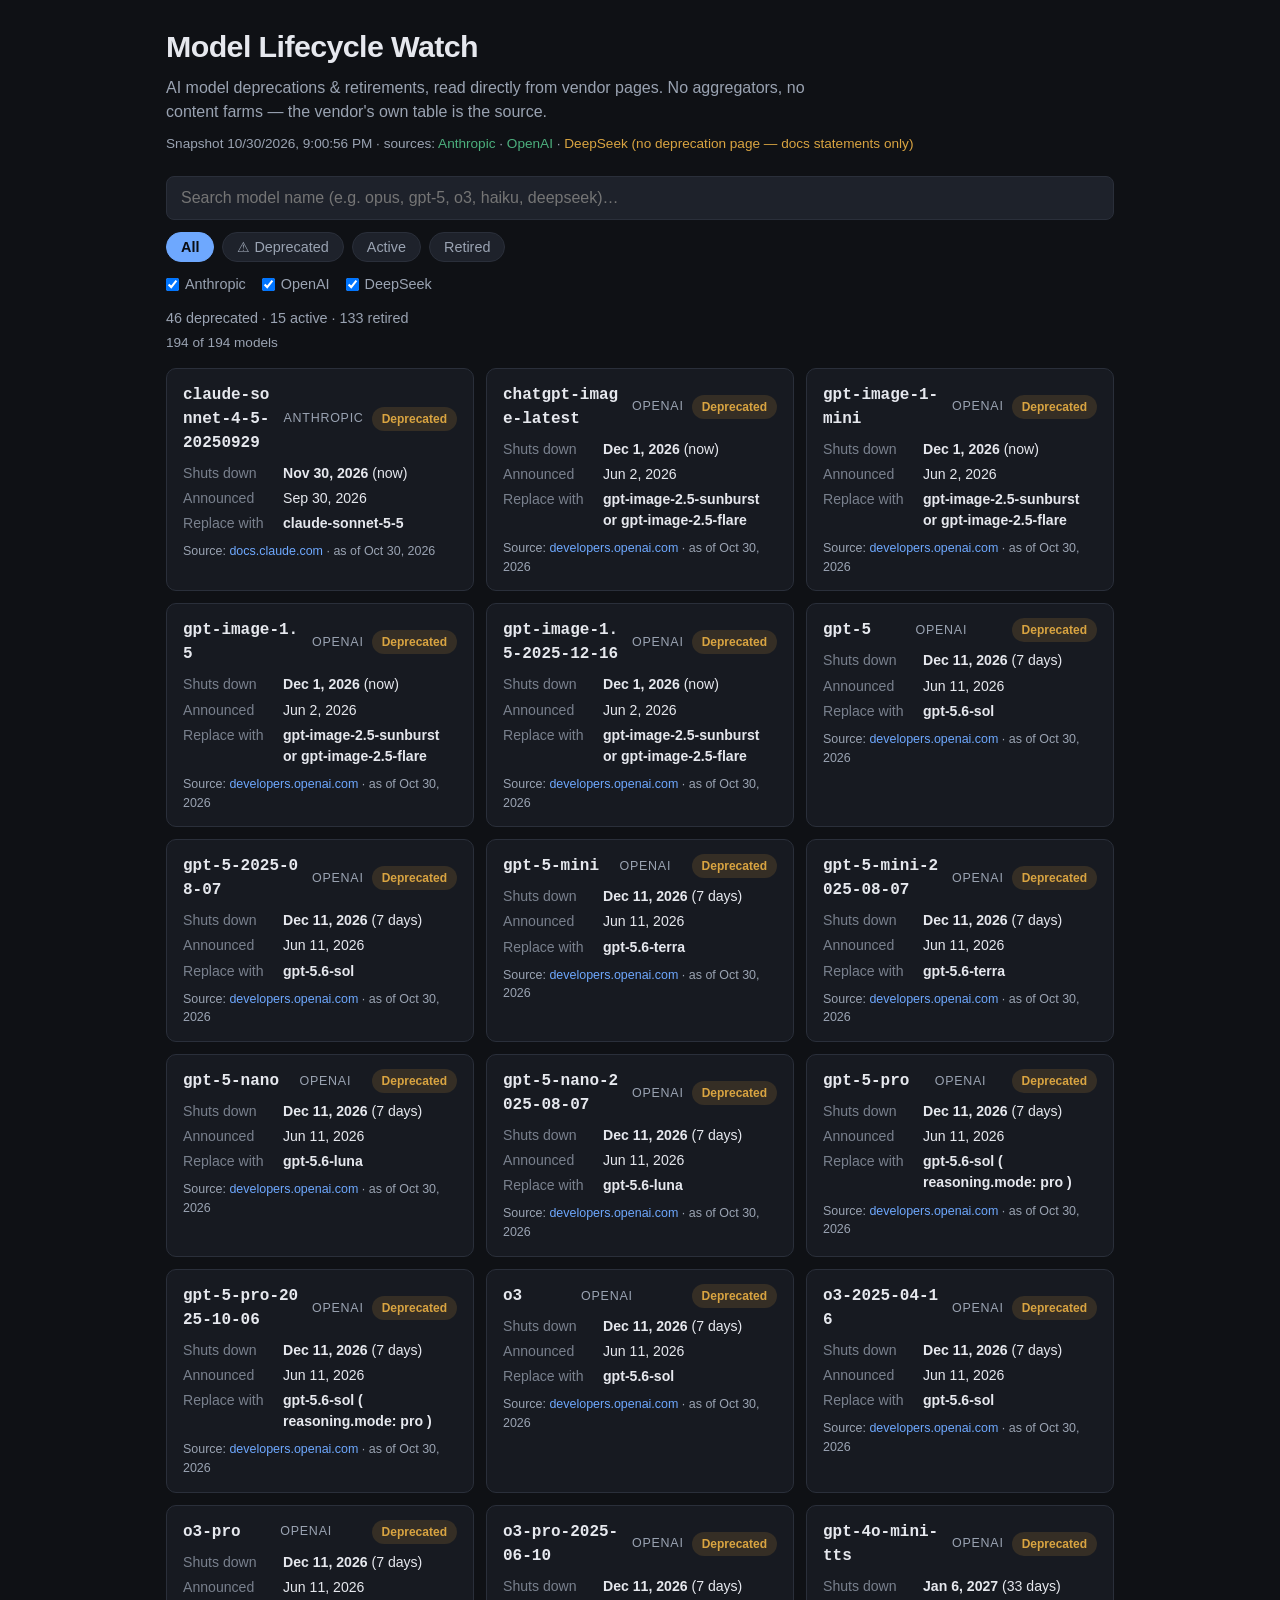
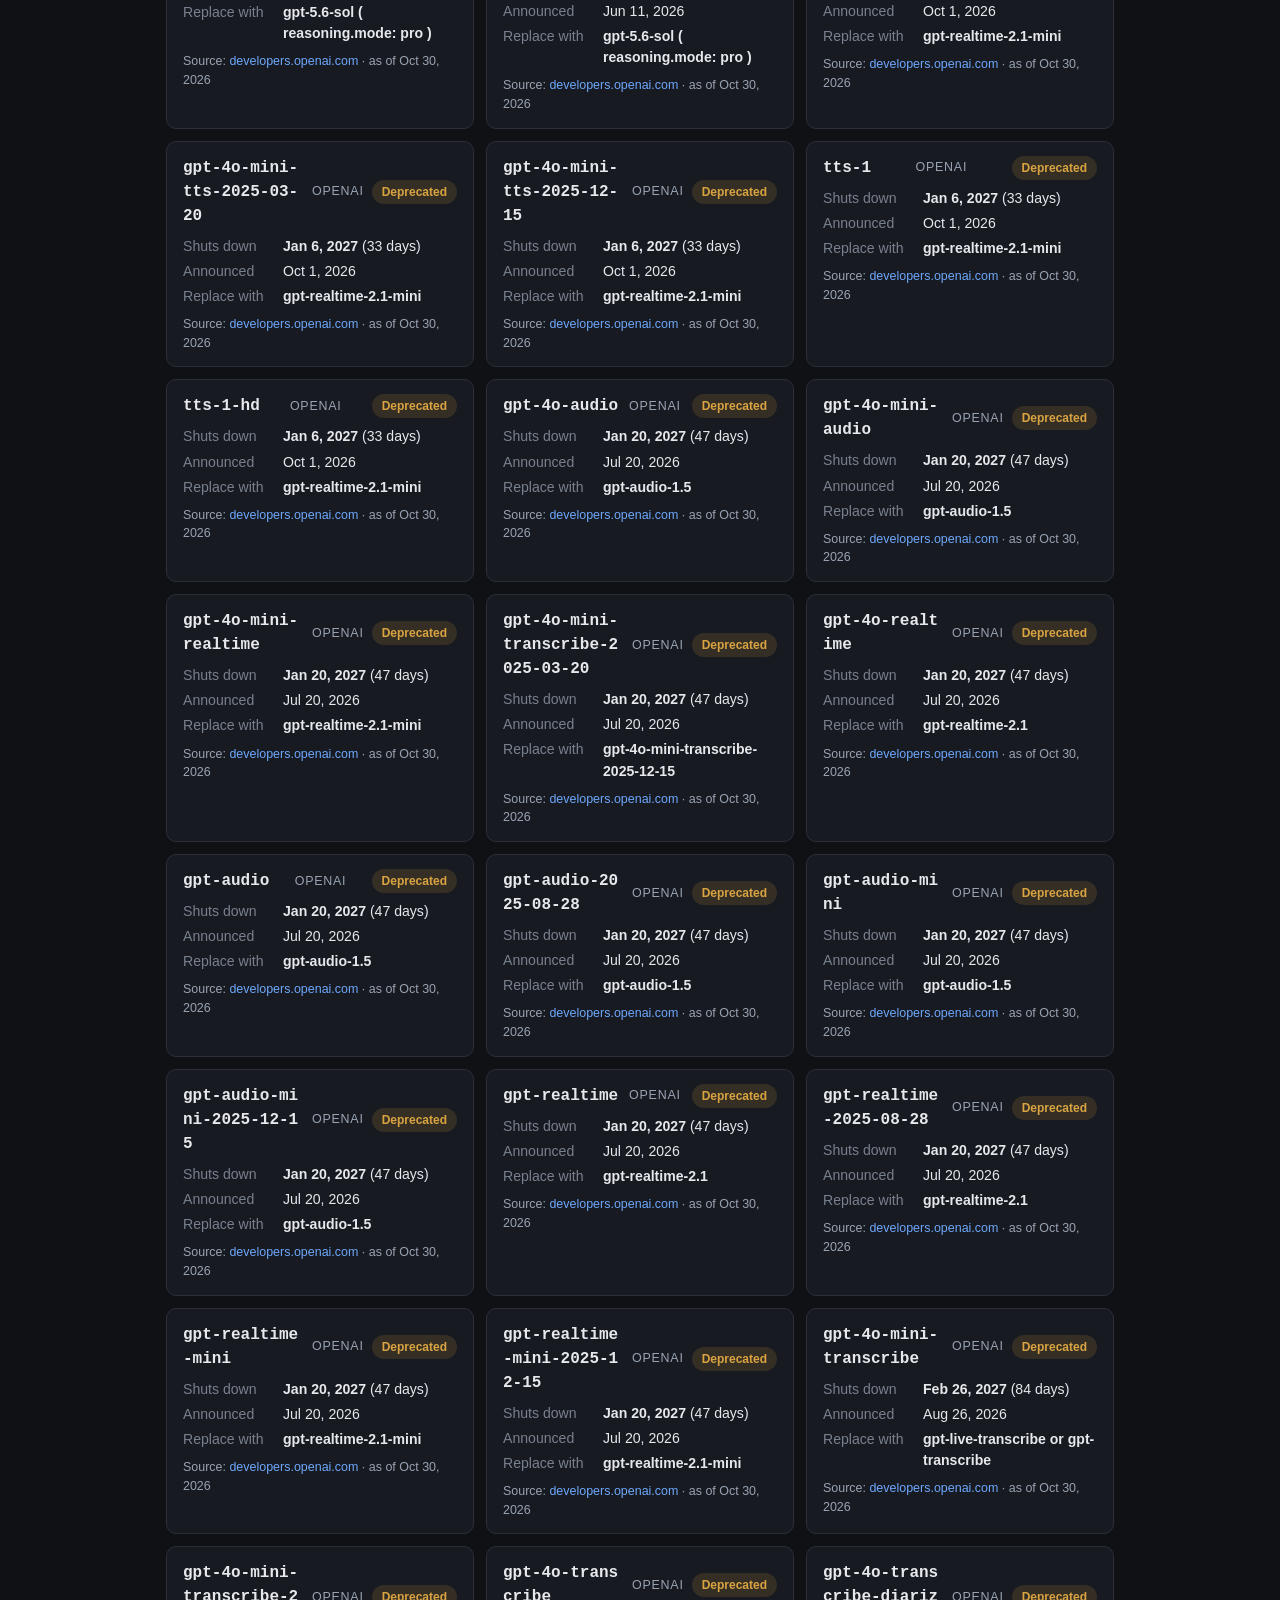
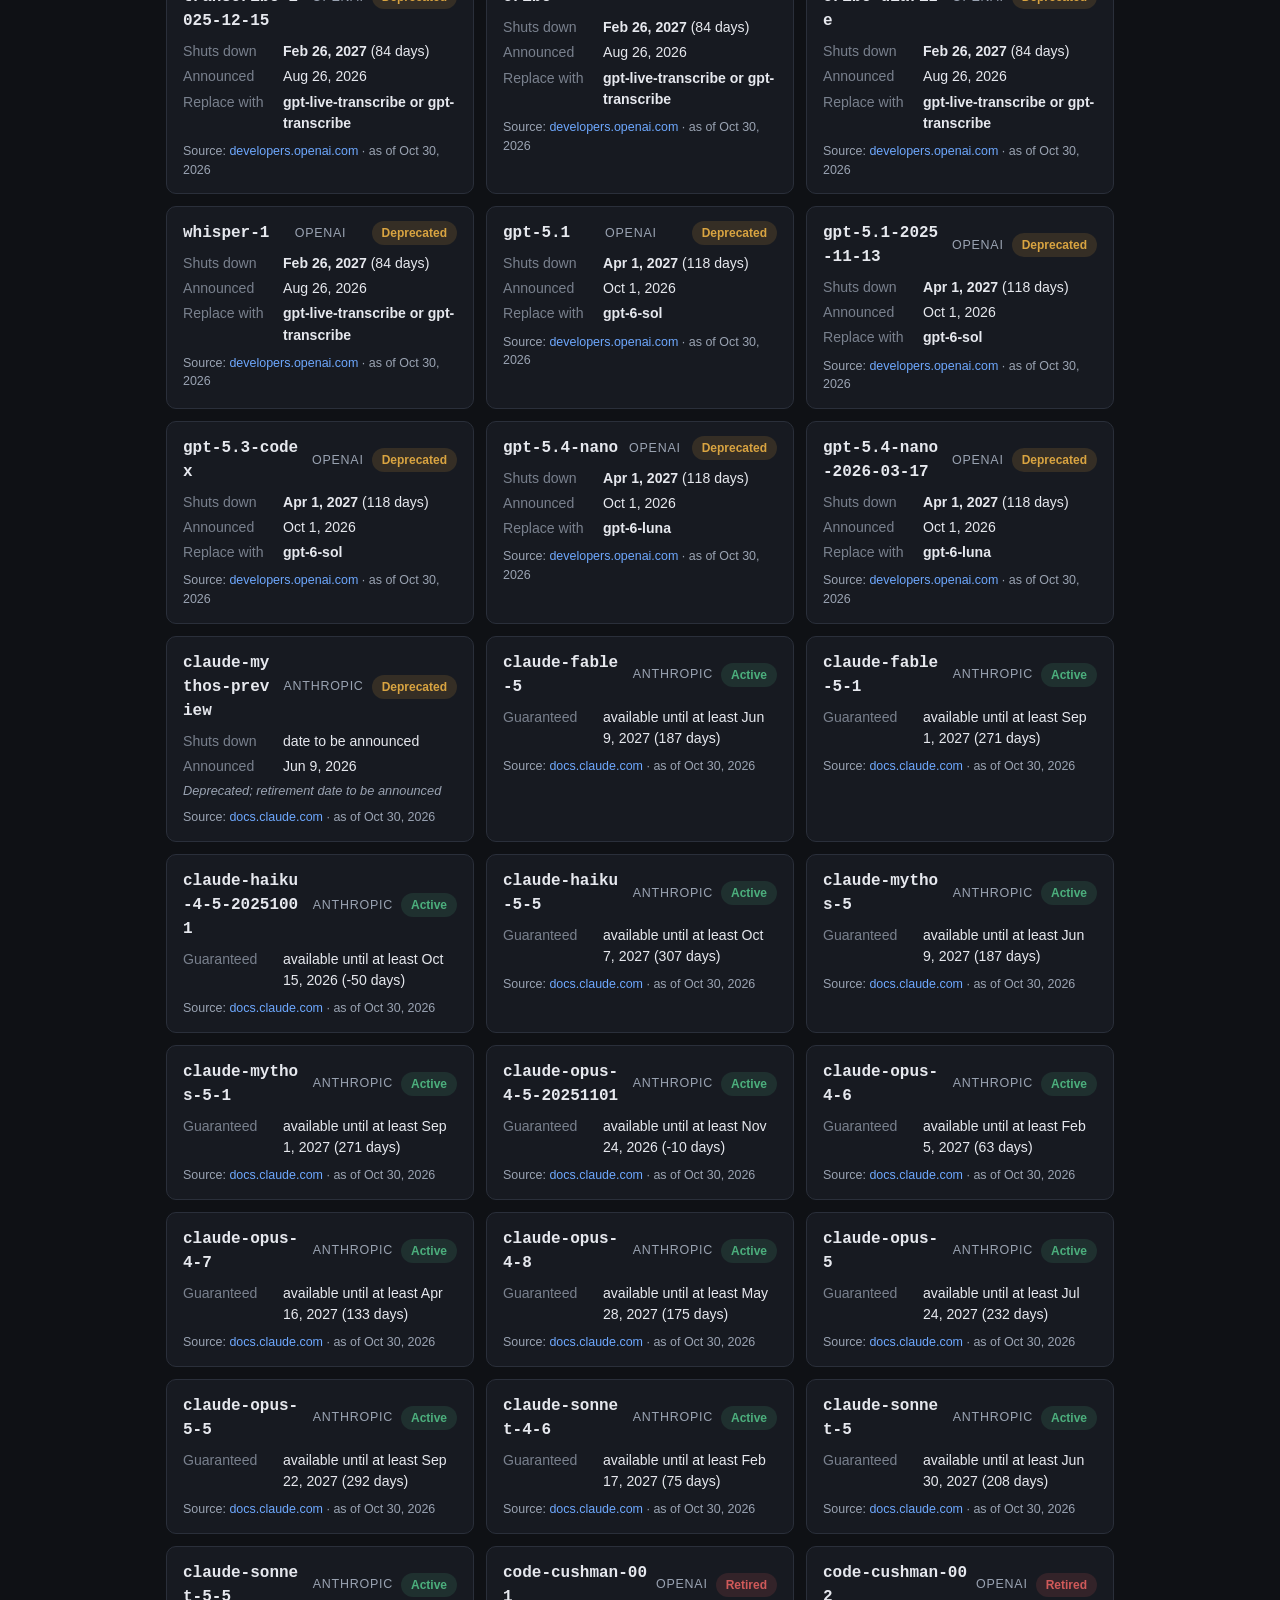
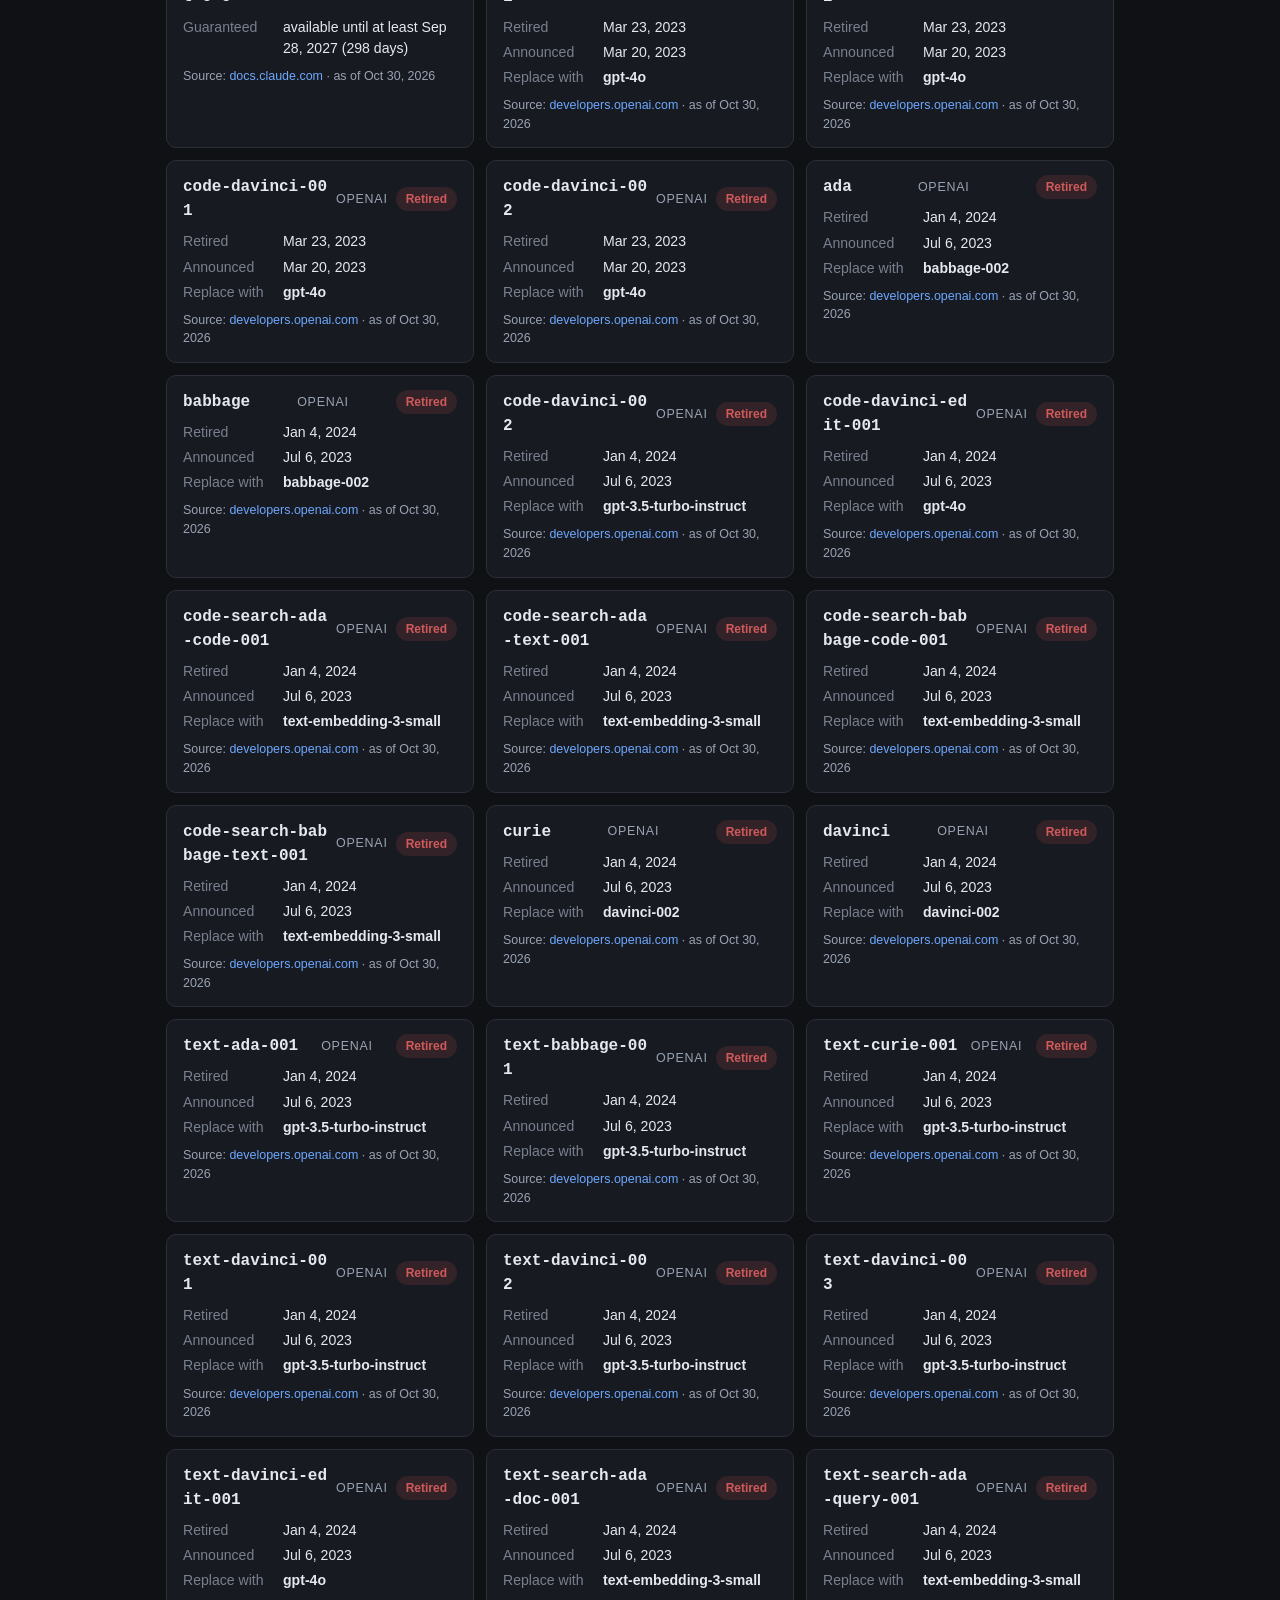
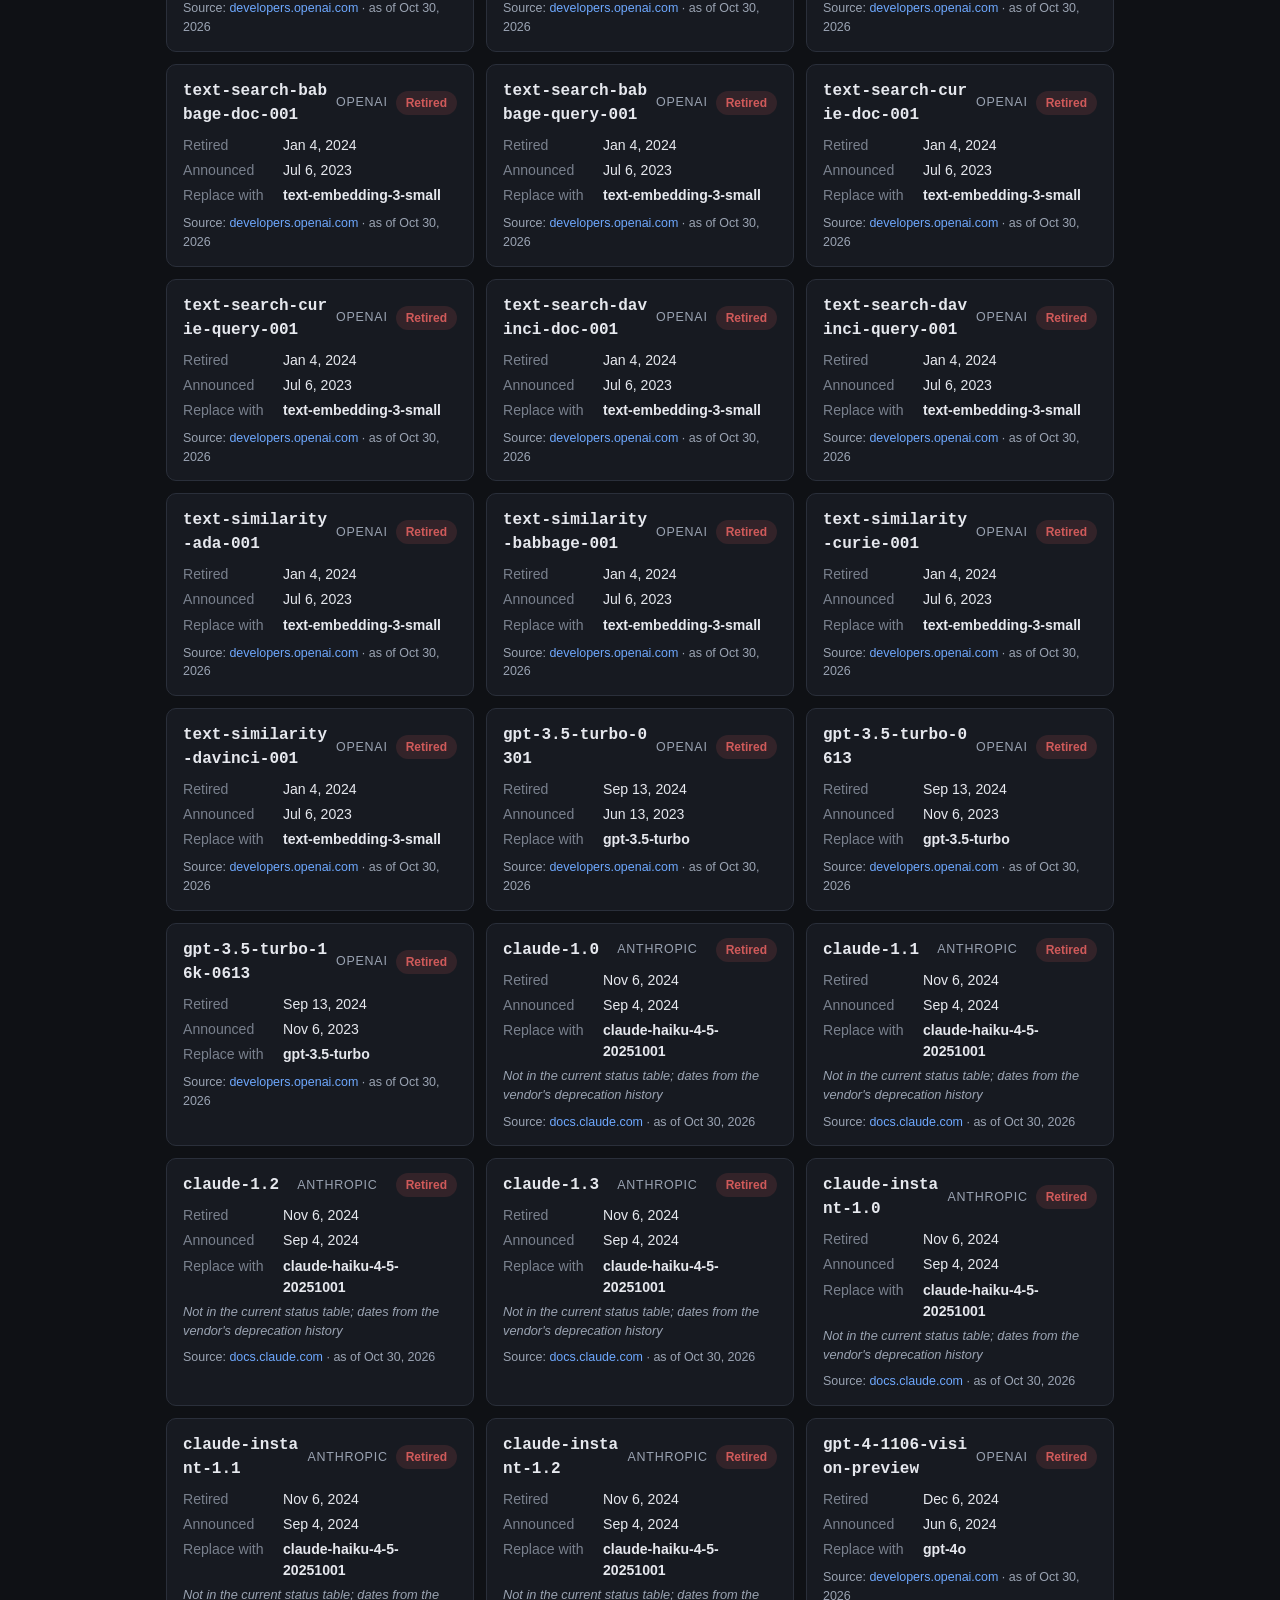
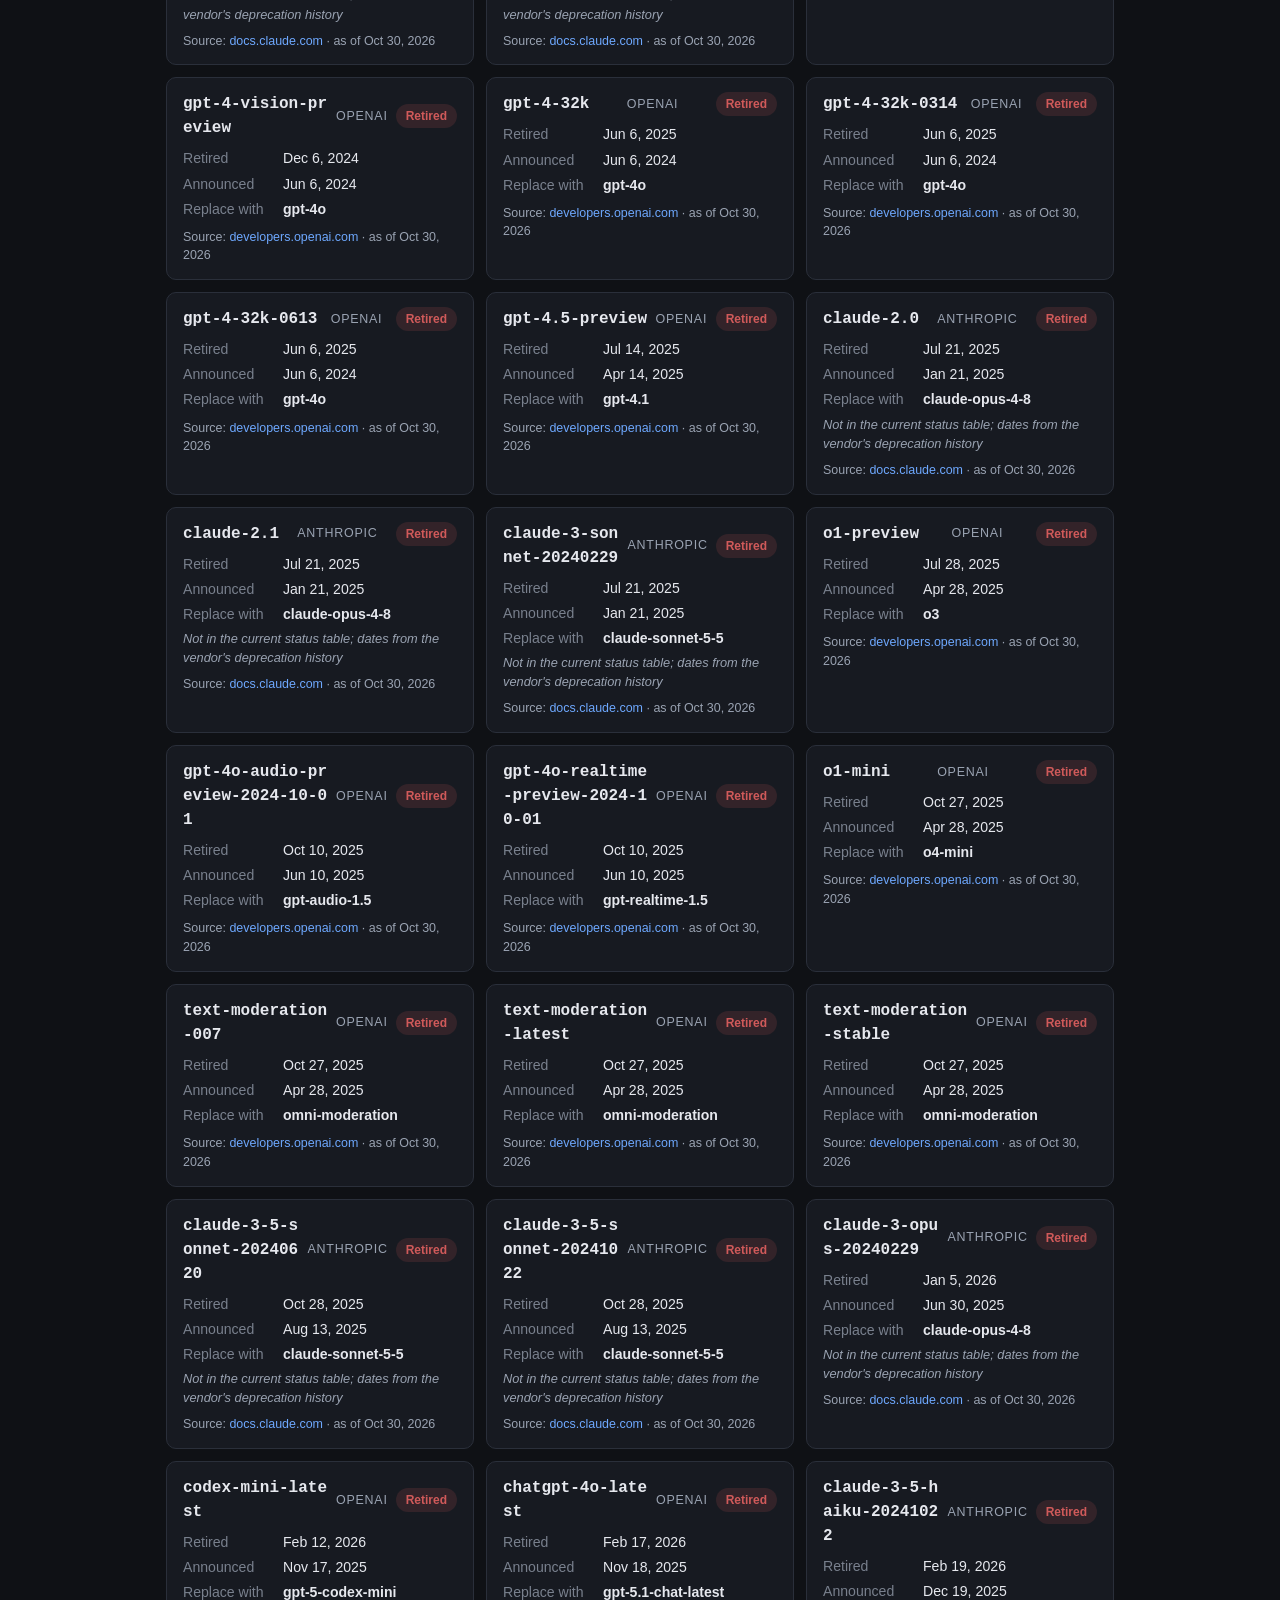
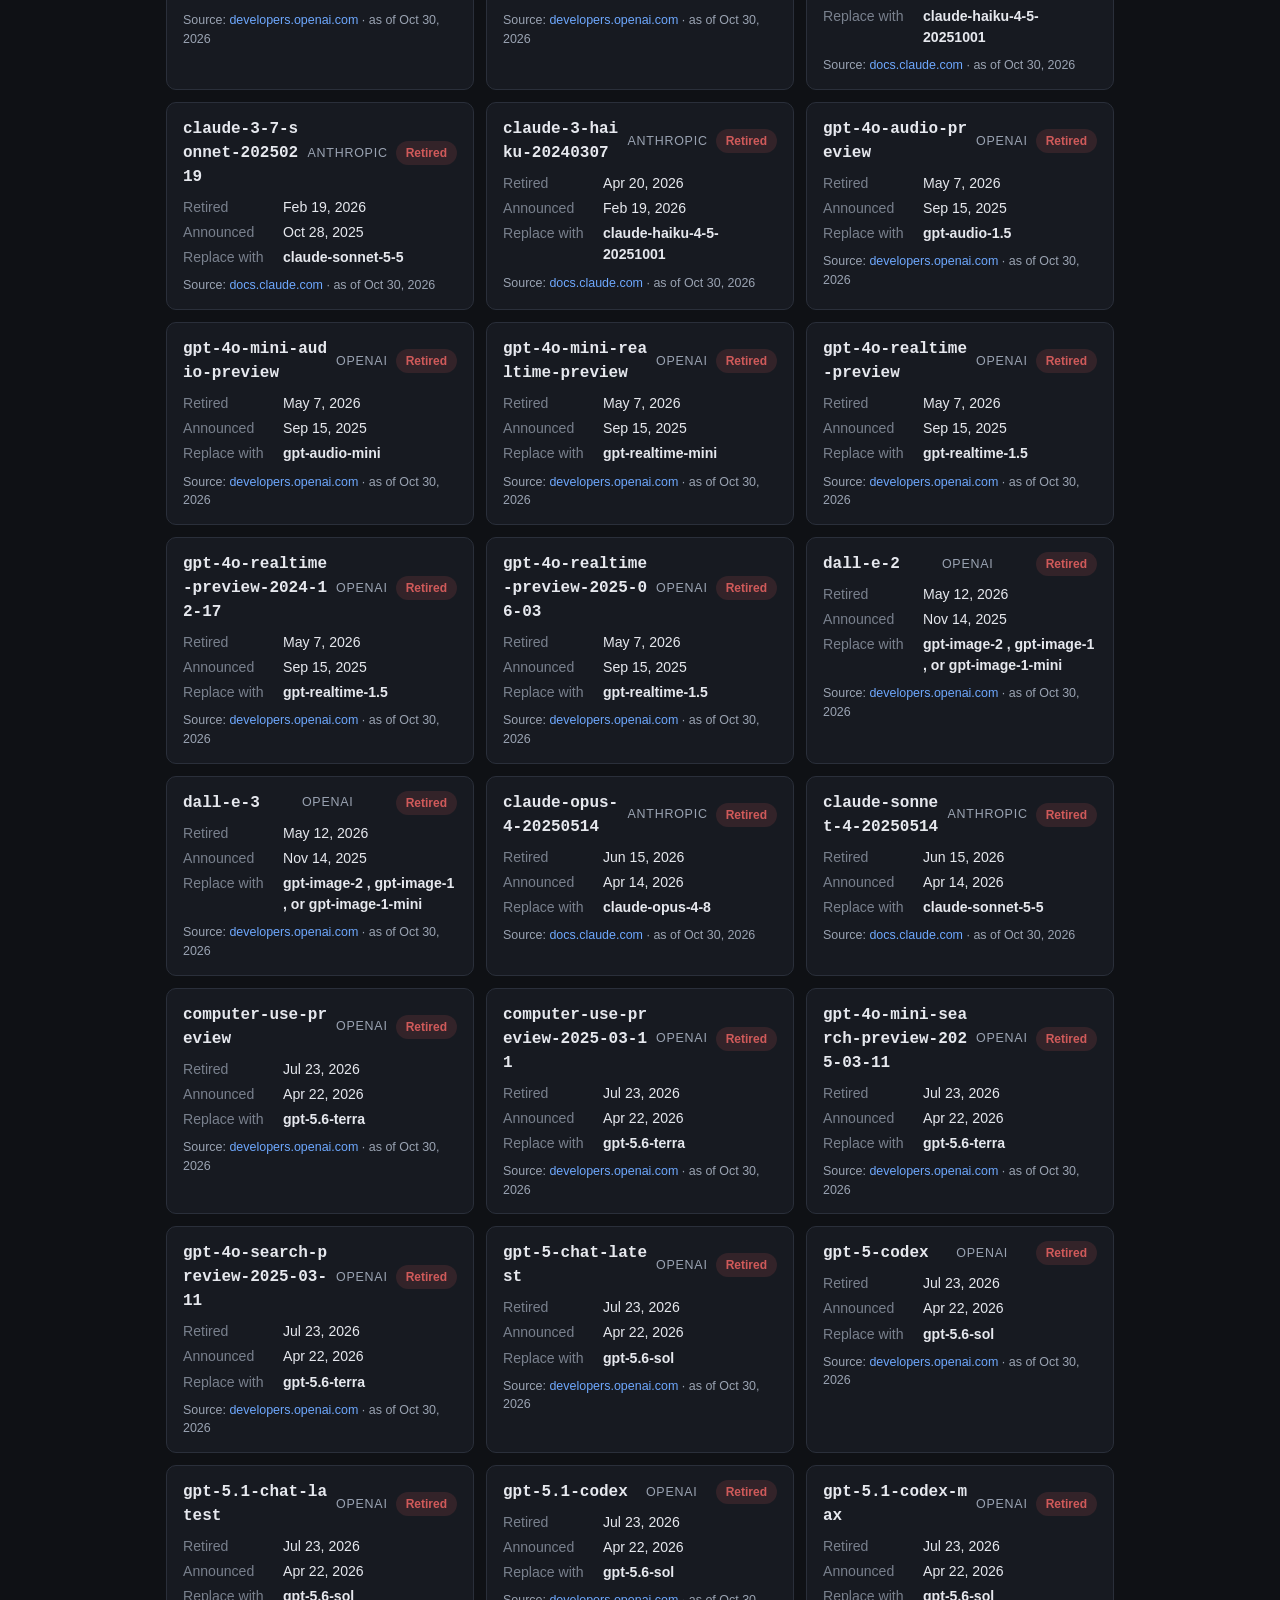
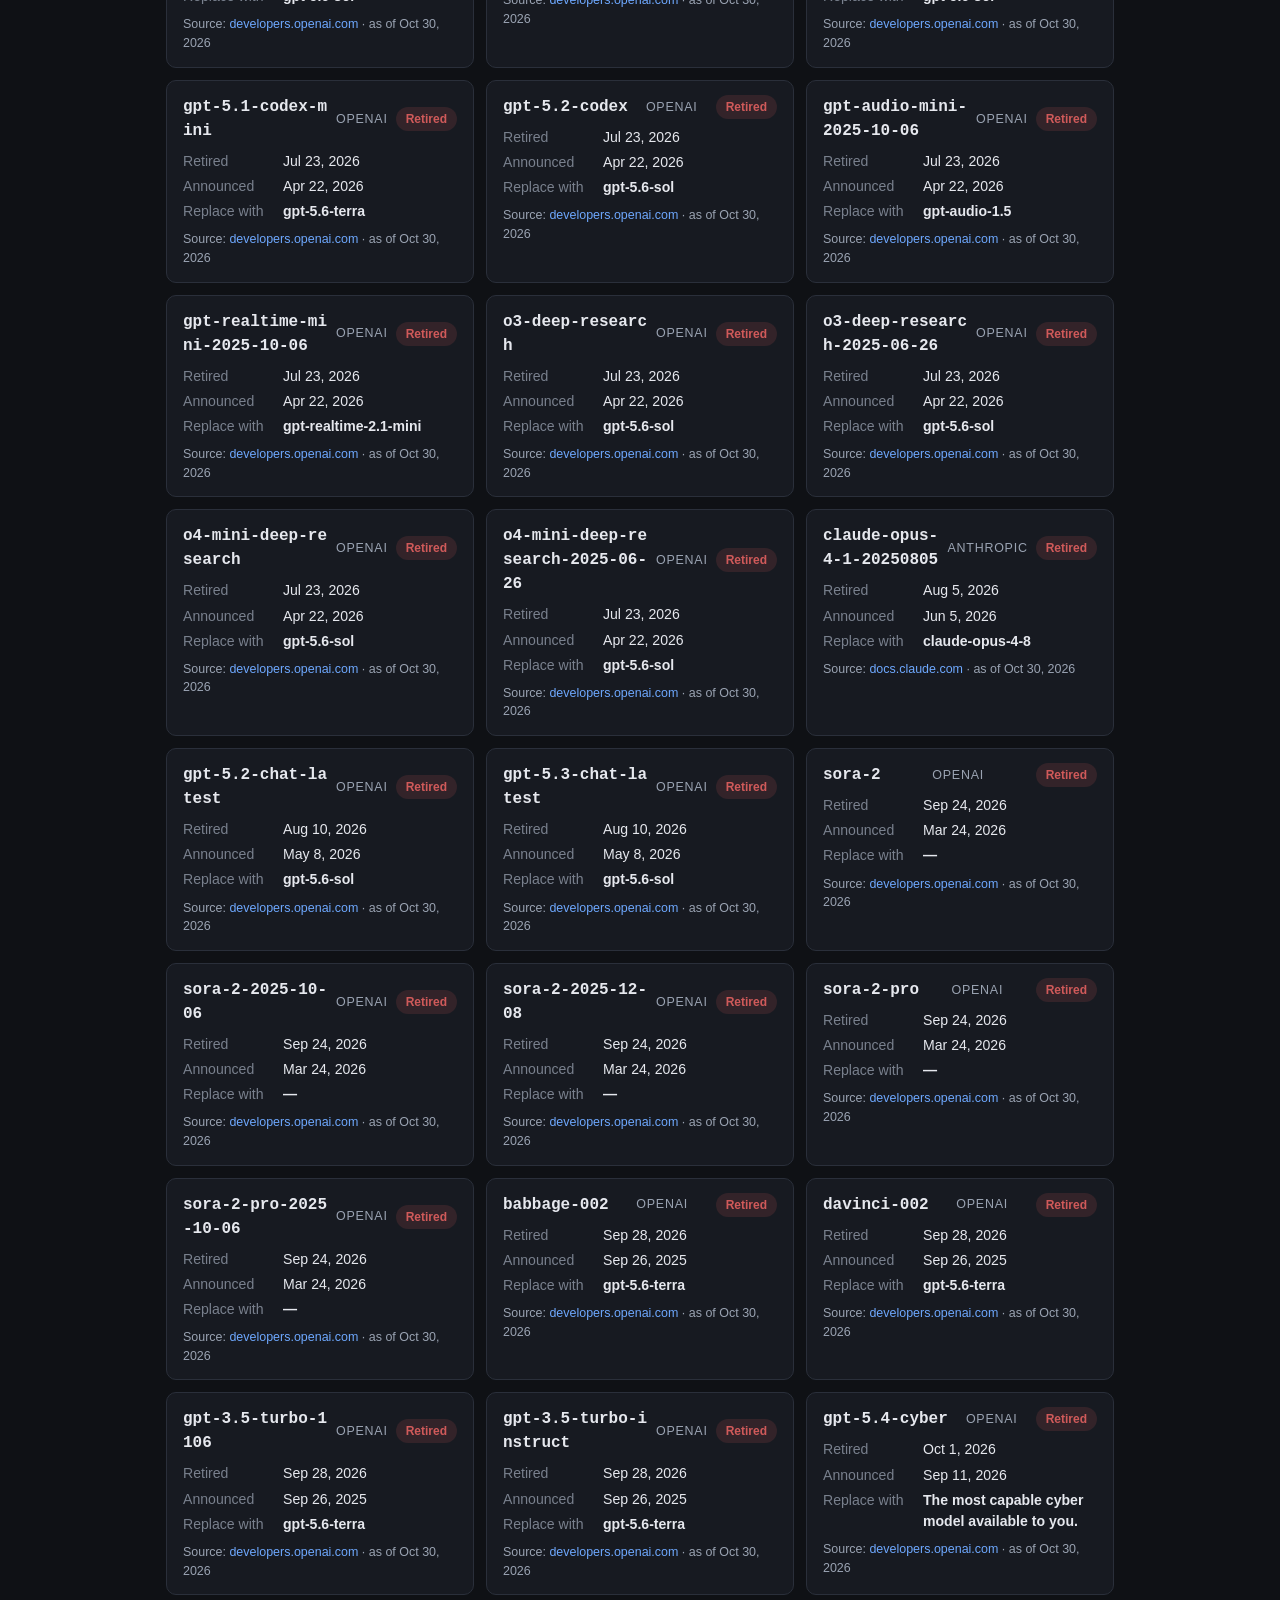
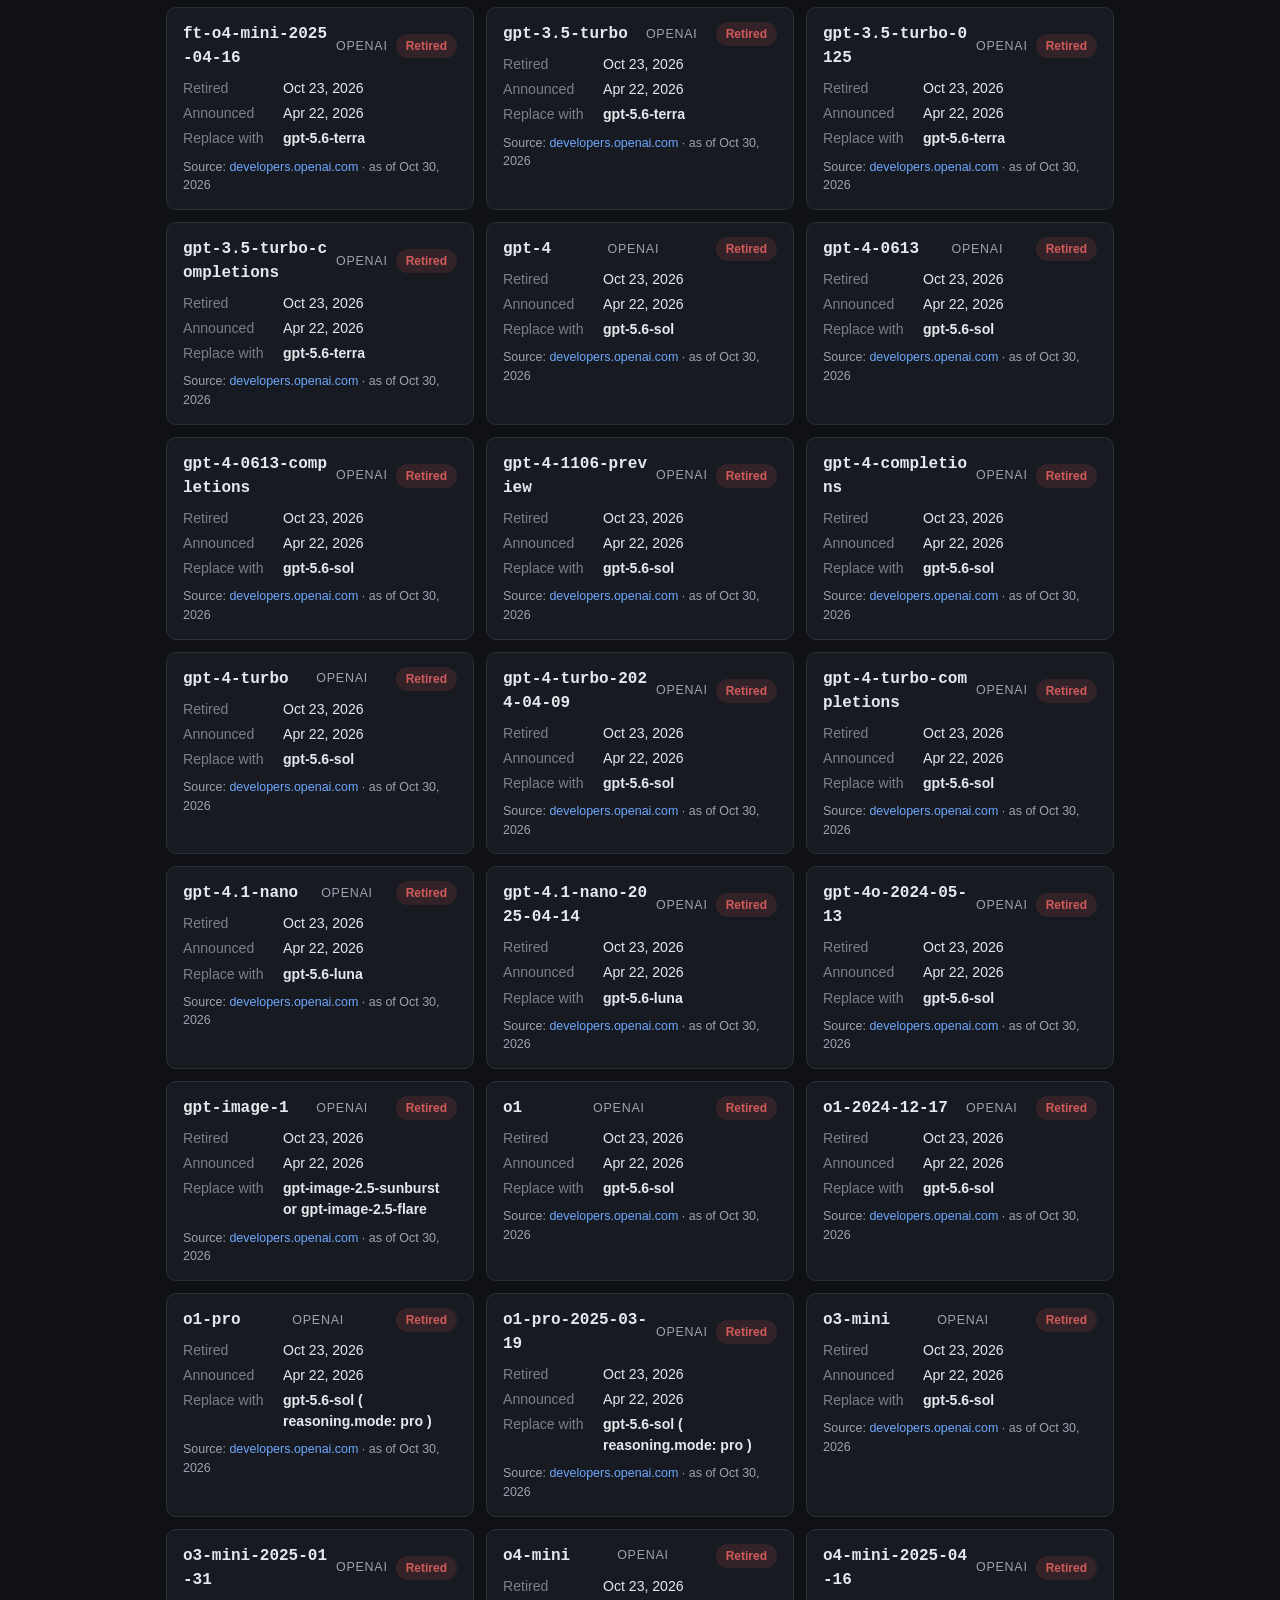
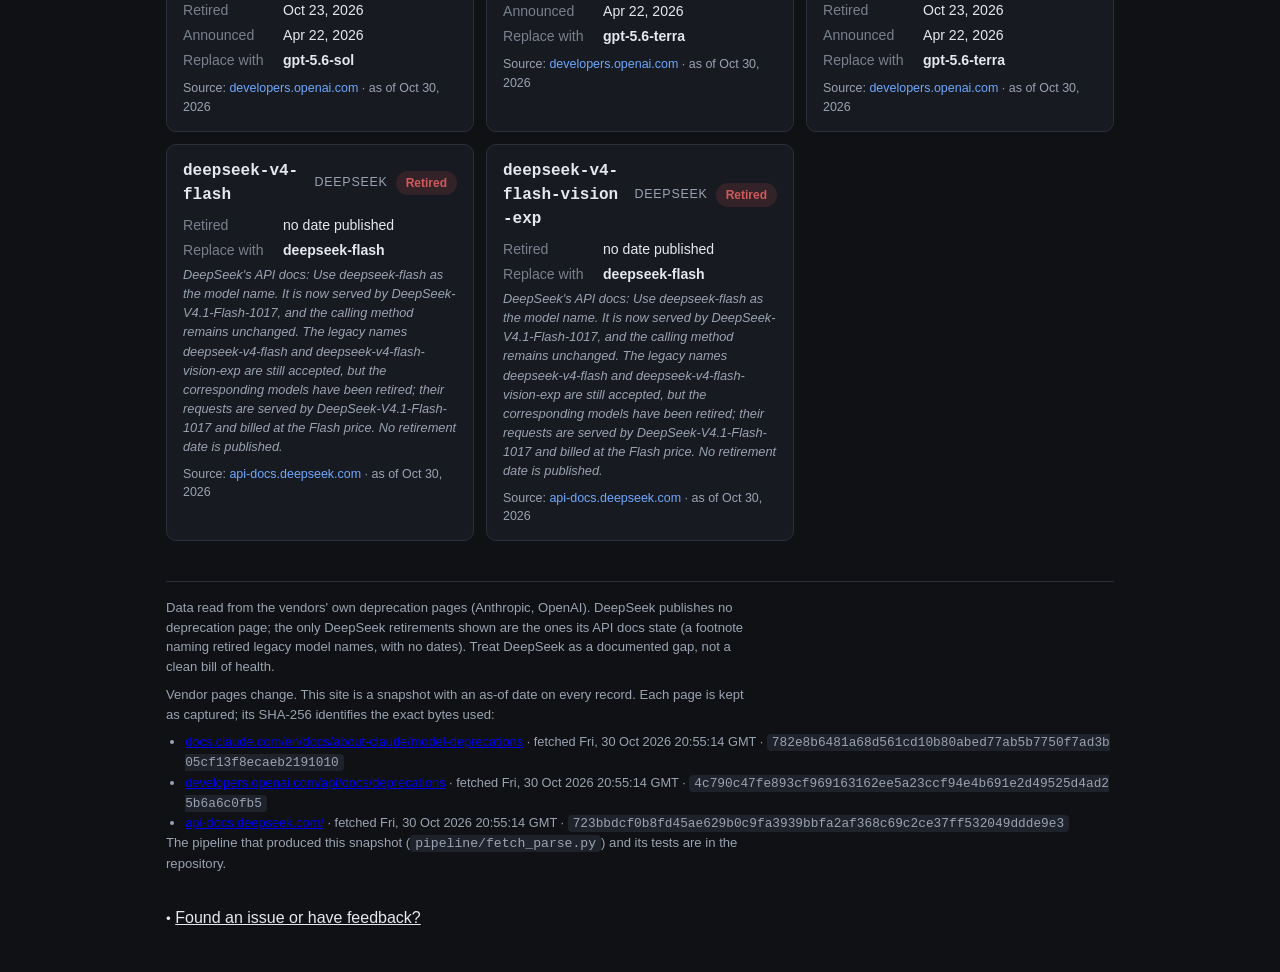
<file: index.html>
<!DOCTYPE html>
<html lang="en">
<head>
<meta charset="UTF-8">
<meta name="viewport" content="width=device-width, initial-scale=1.0">
<title>Model Lifecycle Watch — AI Model Deprecation Radar</title>
<meta name="description" content="Track AI model deprecations and retirements straight from vendor pages. See what's retired, what's deprecated, what's replacing it — and when.">
<link rel="stylesheet" href="style.css">
</head>
<body>
<header>
  <h1>Model Lifecycle Watch</h1>
  <p class="subtitle">AI model deprecations &amp; retirements, read directly from vendor pages. No aggregators, no content farms — the vendor's own table is the source.</p>
  <div id="asof"></div>
</header>

<main>
  <section class="controls">
    <input type="search" id="search" placeholder="Search model name (e.g. opus, gpt-5, o3, haiku, deepseek)…" autocomplete="off">
    <div class="filters">
      <button class="filter active" data-status="all">All</button>
      <button class="filter" data-status="deprecated">⚠ Deprecated</button>
      <button class="filter" data-status="active">Active</button>
      <button class="filter" data-status="retired">Retired</button>
    </div>
    <div class="vendor-filter">
      <label><input type="checkbox" class="vendor" value="Anthropic" checked> Anthropic</label>
      <label><input type="checkbox" class="vendor" value="OpenAI" checked> OpenAI</label>
      <label><input type="checkbox" class="vendor" value="DeepSeek" checked> DeepSeek</label>
    </div>
  </section>

  <div id="summary" class="summary"></div>
  <div id="count" class="count"></div>
  <div id="cards" class="cards"></div>
  <div id="empty" class="empty hidden">No models match. Try another name or clear filters.</div>
</main>

<footer>
  <p>Data read from the vendors' own deprecation pages (Anthropic, OpenAI). DeepSeek publishes no deprecation page; the only DeepSeek retirements shown are the ones its API docs state (a footnote naming retired legacy model names, with no dates). Treat DeepSeek as a documented gap, not a clean bill of health.</p>
  <p>Vendor pages change. This site is a snapshot with an as-of date on every record. Each page is kept as captured; its SHA-256 identifies the exact bytes used:</p>
  <ul id="captures" class="captures"></ul>
  <p>The pipeline that produced this snapshot (<code>pipeline/fetch_parse.py</code>) and its tests are in the repository.</p>
</footer>

<script src="app.js"></script>
<br><span style="font-size:0.85em">&#8226;</span> <a href="https://github.com/GreatTombProductions/quest-board/issues/new?title=model-lifecycle%3A%20%5Bbrief%20description%5D&labels=feedback%2Cmodel-lifecycle" target="_blank" rel="noopener" style="color:var(--text2)">Found an issue or have feedback?</a>
</body>
</html>
</file>
<file: style.css>
/* Model Lifecycle Watch — dark, calm, legible. The data speaks; the page gets out of the way. */

:root {
  --bg: #0f1115;
  --bg-card: #171a21;
  --bg-input: #1e222b;
  --border: #2a2f3a;
  --text: #e6e8ee;
  --text-dim: #9aa3b2;
  --accent: #6ea8fe;
  --green: #4caf7d;
  --yellow: #d9a441;
  --red: #d05a5a;
  --purple: #9b7ed9;
}

* { box-sizing: border-box; margin: 0; padding: 0; }

body {
  background: var(--bg);
  color: var(--text);
  font-family: -apple-system, BlinkMacSystemFont, "Segoe UI", Roboto, "Helvetica Neue", Arial, sans-serif;
  line-height: 1.5;
  padding: 24px 16px 48px;
  max-width: 980px;
  margin: 0 auto;
}

header h1 { font-size: 1.9rem; font-weight: 700; letter-spacing: -0.02em; }
.subtitle { color: var(--text-dim); margin-top: 6px; max-width: 72ch; }
#asof { color: var(--text-dim); font-size: 0.85rem; margin-top: 10px; }
#asof .src-ok { color: var(--green); }
#asof .src-gap { color: var(--yellow); }
#asof .src-fail { color: var(--red); }

.controls { margin: 22px 0 12px; }
#search {
  width: 100%;
  padding: 12px 14px;
  font-size: 1rem;
  background: var(--bg-input);
  border: 1px solid var(--border);
  border-radius: 8px;
  color: var(--text);
}
#search:focus { outline: 2px solid var(--accent); outline-offset: -1px; }

.filters { display: flex; gap: 8px; margin-top: 12px; flex-wrap: wrap; }
.filter {
  background: var(--bg-input);
  border: 1px solid var(--border);
  color: var(--text-dim);
  padding: 6px 14px;
  border-radius: 999px;
  cursor: pointer;
  font-size: 0.9rem;
}
.filter.active { background: var(--accent); color: #0b0d12; border-color: var(--accent); font-weight: 600; }

.vendor-filter { display: flex; gap: 16px; margin-top: 12px; font-size: 0.9rem; color: var(--text-dim); }
.vendor-filter label { display: flex; align-items: center; gap: 6px; cursor: pointer; }

.summary { color: var(--text-dim); font-size: 0.9rem; margin: 8px 0 4px; }
.count { color: var(--text-dim); font-size: 0.85rem; margin-bottom: 14px; }

.cards { display: grid; grid-template-columns: repeat(auto-fill, minmax(300px, 1fr)); gap: 12px; }

.card {
  background: var(--bg-card);
  border: 1px solid var(--border);
  border-radius: 10px;
  padding: 14px 16px;
  display: flex;
  flex-direction: column;
  gap: 8px;
}
.card .top { display: flex; align-items: center; justify-content: space-between; gap: 8px; }
.card h3 { font-size: 1rem; font-weight: 600; word-break: break-all; font-family: ui-monospace, SFMono-Regular, Menlo, Consolas, monospace; }
.card .vendor { font-size: 0.78rem; color: var(--text-dim); text-transform: uppercase; letter-spacing: 0.06em; }

.badge {
  padding: 3px 10px;
  border-radius: 999px;
  font-size: 0.75rem;
  font-weight: 600;
  white-space: nowrap;
}
.badge.active { background: rgba(76, 175, 125, 0.15); color: var(--green); }
.badge.deprecated { background: rgba(217, 164, 65, 0.15); color: var(--yellow); }
.badge.retired { background: rgba(208, 90, 90, 0.15); color: var(--red); }

.card .rows { display: flex; flex-direction: column; gap: 4px; font-size: 0.88rem; color: var(--text-dim); }
.card .rows .row { display: flex; gap: 8px; }
.card .rows .label { min-width: 92px; color: var(--text-dim); opacity: 0.75; }
.card .rows .val { color: var(--text); word-break: break-word; }
.card .rows .val strong { color: var(--text); }
.card .replacement { color: var(--green); }
.card .soon { color: var(--yellow); }
.card .note { font-size: 0.8rem; color: var(--text-dim); font-style: italic; }
.card .src { font-size: 0.78rem; color: var(--text-dim); }
.card .src a { color: var(--accent); text-decoration: none; }
.card .src a:hover { text-decoration: underline; }

.empty { color: var(--text-dim); text-align: center; padding: 40px 0; }
.hidden { display: none; }

footer { margin-top: 40px; border-top: 1px solid var(--border); padding-top: 16px; color: var(--text-dim); font-size: 0.82rem; }
footer p { margin-bottom: 8px; max-width: 80ch; }
footer code { background: var(--bg-input); padding: 1px 5px; border-radius: 4px; }

@media (max-width: 640px) {
  .cards { grid-template-columns: 1fr; }
  .card .rows .label { min-width: 80px; }
}
.captures { font-size: .8rem; padding-left: 1.2rem; }
.captures code { word-break: break-all; }
</file>
